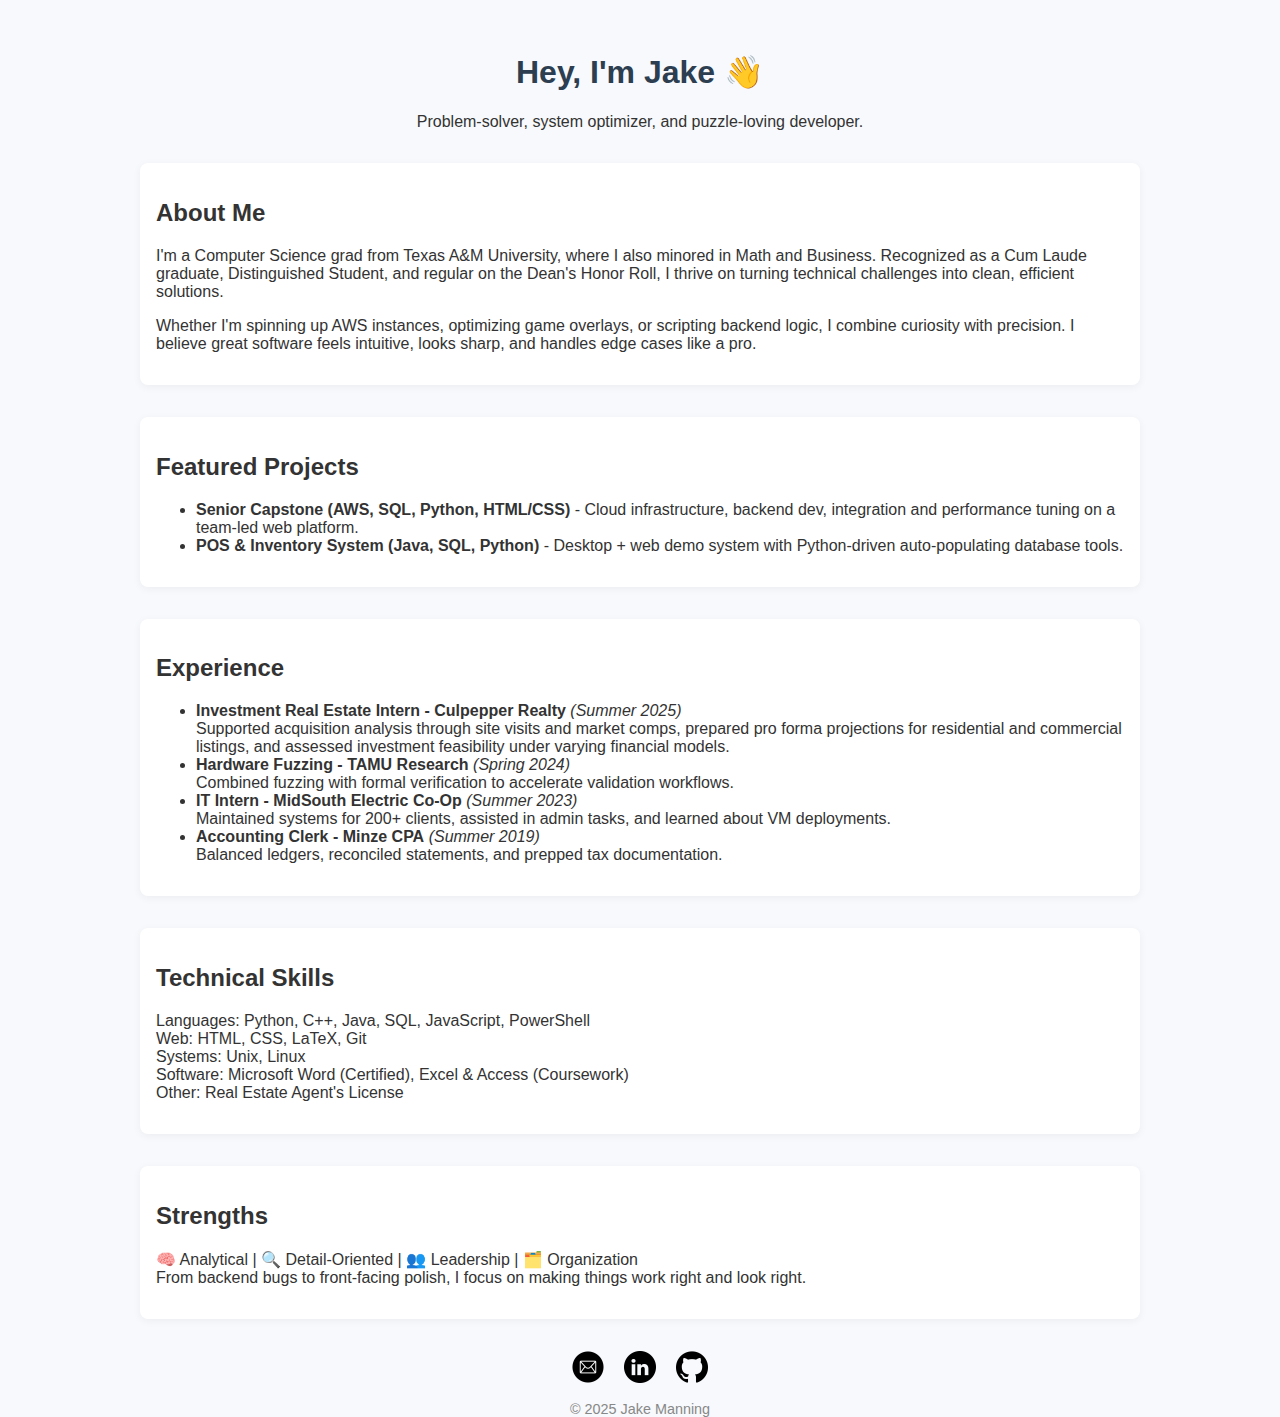
<file: index.html>
<!DOCTYPE html>
<html lang="en">
<head>
<meta charset="UTF-8" />
<meta name="viewport" content="width=device-width, initial-scale=1.0" />
<title>Jake's Portfolio</title>
<link rel="stylesheet" href="main.css">
</head>
<body>

<header>
<h1>Hey, I'm Jake 👋</h1>
<p>Problem-solver, system optimizer, and puzzle-loving developer.</p>
</header>

<section>
	<h2>About Me</h2>
	<p>
	I'm a Computer Science grad from Texas A&M University, where I also minored in Math and Business.
	Recognized as a Cum Laude graduate, Distinguished Student, and regular on the Dean's Honor Roll,
	I thrive on turning technical challenges into clean, efficient solutions.
	</p>
	<p>
	Whether I'm spinning up AWS instances, optimizing game overlays, or scripting backend logic, I combine curiosity with precision.
	I believe great software feels intuitive, looks sharp, and handles edge cases like a pro.
	</p>
</section>

<section>
	<h2>Featured Projects</h2>
	<ul>
		<li>
			<strong>Senior Capstone (AWS, SQL, Python, HTML/CSS)</strong> -
			Cloud infrastructure, backend dev, integration and performance tuning on a team-led web platform.
		</li>
		<li>
			<strong>POS & Inventory System (Java, SQL, Python)</strong> -
			Desktop + web demo system with Python-driven auto-populating database tools.
		</li>
	</ul>
</section>

<section>
	<h2>Experience</h2>
	<ul>
		<li>
			<strong>Investment Real Estate Intern - Culpepper Realty</strong> <em>(Summer 2025)</em><br/>
			Supported acquisition analysis through site visits and market comps, prepared pro forma projections for residential and commercial listings, and assessed investment feasibility under varying financial models.
		</li>
		<li>
			<strong>Hardware Fuzzing - TAMU Research</strong> <em>(Spring 2024)</em><br/>
			Combined fuzzing with formal verification to accelerate validation workflows.
		</li>
		<li>
			<strong>IT Intern - MidSouth Electric Co-Op</strong> <em>(Summer 2023)</em><br/>
			Maintained systems for 200+ clients, assisted in admin tasks, and learned about VM deployments.
		</li>
		<li>
			<strong>Accounting Clerk - Minze CPA</strong> <em>(Summer 2019)</em><br/>
			Balanced ledgers, reconciled statements, and prepped tax documentation.
		</li>
	</ul>
</section>

<section>
	<h2>Technical Skills</h2>
	<p>
	Languages: Python, C++, Java, SQL, JavaScript, PowerShell<br/>
	Web: HTML, CSS, LaTeX, Git<br/>
	Systems: Unix, Linux<br/>
	Software: Microsoft Word (Certified), Excel & Access (Coursework)<br/>
	Other: Real Estate Agent's License
	</p>
</section>

<section>
	<h2>Strengths</h2>
	<p>
	🧠 Analytical | 🔍 Detail-Oriented | 👥 Leadership | 🗂️ Organization<br/>
	From backend bugs to front-facing polish, I focus on making things work right and look right.
	</p>
</section>

<footer>
	<div class="footer-links">
		<a href="mailto:jakestokesmanning@gmail.com" target="_blank">
			<img src="assets/email-icon.png" alt="Email Jake" />
		</a>
		<a href="https://www.linkedin.com/in/jakestokesmanning" target="_blank">
			<img src="assets/linkedin-icon.png" alt="Jake's LinkedIn" />
		</a>
		<a href="https://github.com/JustStokes03" target="_blank">
			<img src="assets/github-icon.png" alt="Jake's GitHub" />
		</a>
	</div>
	<p>&copy; 2025 Jake Manning</p>
</footer>

</body>
</html>
</file>
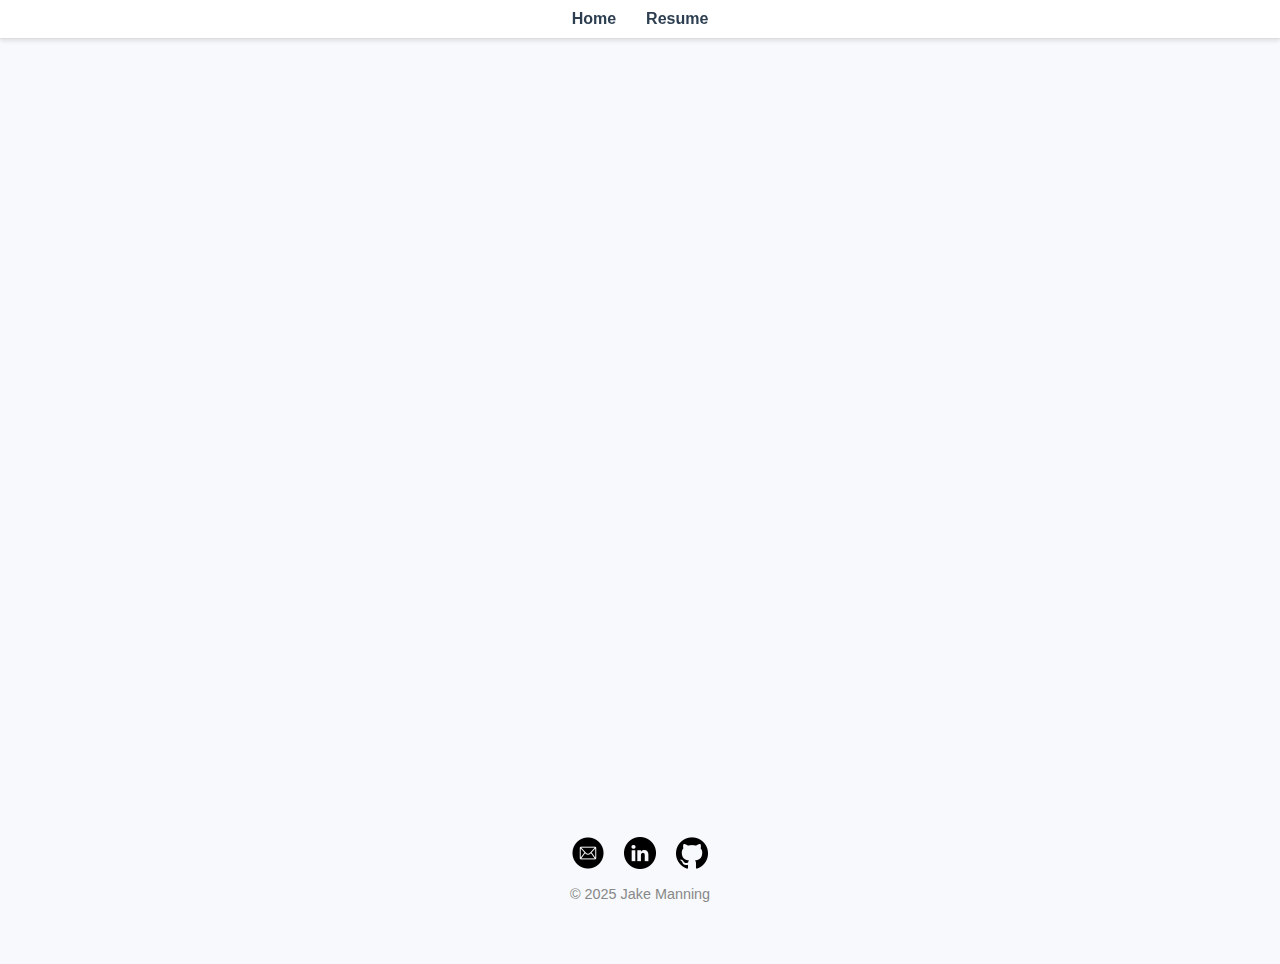
<file: resume.html>
<!DOCTYPE html>
<html lang="en">
<head>
<meta charset="UTF-8" />
<meta name="viewport" content="width=device-width, initial-scale=1.0" />
<title>Jake's Portfolio</title>
<link rel="stylesheet" href="main.css">
</head>
<body>

<div id="nav-placeholder"></div>

<iframe src="assets/resume.pdf" width="100%" height="800px" style="border:none;"></iframe>

<div id="footer-placeholder"></div>

<script>
	document.addEventListener("DOMContentLoaded", function () {
	fetch("nav.html")
		.then(res => res.text())
		.then(data => document.getElementById("nav-placeholder").innerHTML = data);

	fetch("footer.html")
		.then(res => res.text())
		.then(data => document.getElementById("footer-placeholder").innerHTML = data);
	});
</script>

</body>
</html>
</file>
<file: main.css>
html, body {
	height: 100%;
	margin: 0;
	padding: 0;
}

.page-wrapper {
	display: flex;
	flex-direction: column;
	align-items: center;
	min-height: 100%;
	width: 100%;
	box-sizing: border-box;
	padding-top: 20px;
}

nav {
  position: fixed;
  top: 0;
  left: 0;
  width: 100%;
  background-color: #fff;
  border-bottom: 1px solid #ddd;
  z-index: 1000;
  padding: 10px 0;
  box-shadow: 0 2px 4px rgba(0,0,0,0.1);
}

.navbar {
	display: flex;
	justify-content: center;
	list-style: none;
	gap: 30px;
	margin: 0;
	padding: 0;
}

.navbar li a {
	color: #2c3e50;
	font-weight: bold;
	text-decoration: none;
	transition: color 0.3s ease;
}

.navbar li a:hover {
	color: #3498db;
}

#nav-placeholder {
	overflow: visible;
	height: auto;
}

header {
	text-align: center;
	margin-bottom: 2rem;
}

h1 {
	color: #2c3e50;
}

body {
	font-family: "Segoe UI", sans-serif;
	margin: 0;
	padding: 2rem;
	background-color: #f7f9fc;
	color: #333;
}

section {
	box-sizing: border-box;
	max-width: 1000px;
	width: 100%;
	margin: 0 auto 2rem;
	padding: 1rem;
	background: #fff;
	border-radius: 8px;
	box-shadow: 0 2px 8px rgba(0,0,0,0.05);
}

a {
	color: #3498db;
	text-decoration: none;
}

#footer-placeholder,
footer {
	margin-top: auto;
}

footer {
	text-align: center;
	font-size: 0.9rem;
	color: #888;
}

.footer-links {
  display: flex;
  justify-content: center;
  align-items: center;
  height: 36px;
  max-height: 36px;
  gap: 20px;
  margin-bottom: 10px;
  overflow: hidden;
}

.footer-links img {
  display: inline-block;
  max-width: 32px;
  max-height: 32px;
  width: 100%;
  height: auto;
  object-fit: contain;
}

.footer-links img:hover {
	transform: scale(1.2);
}
</file>
